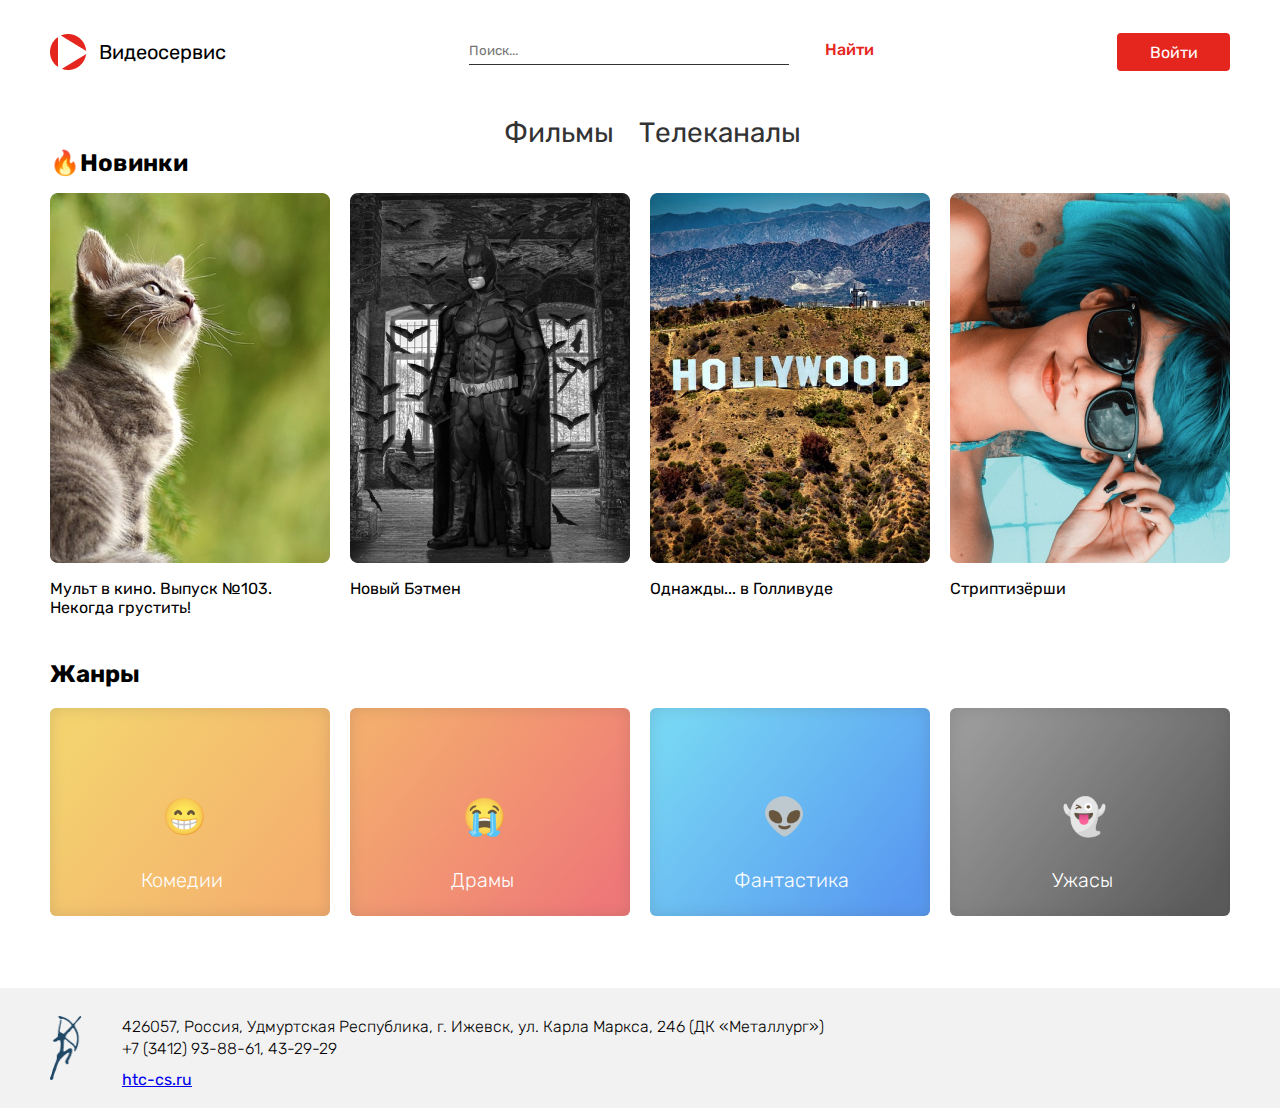
<file: Mike/index.html>
<html lang="ru">
<head>
    <meta charset="UTF-8">
    <meta http-equiv="X-UA-Compatible" content="IE=edge">
    <meta name="viewport" content="width=device-width, initial-scale=1.0">
    <title>Figma</title>
    <link rel="stylesheet" href="css/style.css">
    <link href="
https://fonts.googleapis.com/css2?family=Rubik:wght@300;500&display=swap
" rel="stylesheet">
</head>
<body>
    <div class="wraper">
        <div class="container">
            <header>
                <div class="logo">
                    <img src="img/sign.png" alt="Лого">
                    <p>Видеосервис</p>
                </div>
                <form action="" class="header__form-search">
                    <input class="input1" type="text" placeholder="Поиск...">
                    <input class="button1" type="button" value="Найти">
                </form>
                <form action="">
                    <input class="button2" type="button" value="Войти">
                </form>
            </header>
            <main>
                <nav>
                    <ul>
                      <li><a href="index.html">Фильмы</a></li>
                      <li><a href="index2.html">Телеканалы</a></li>
                    </ul>
                </nav>
                <div class="news">
                    <h2>&#128293;Новинки</h2>
                    <div class="items">
                        <div class="item">
                            <div class="item_img">
                                <div class="item_img-wrapper">
                                    <p>Фильм повествует о череде событий, произошедших в Голливуде в 1969 году, на закате его «золотого века». Известный актер Рик Далтон и его дублер Клифф Бут пытаются найти свое место в стремительно меняющемся мире киноиндустрии.</p>
                                 </div>
                            </div>
                            <p>Мульт в кино. Выпуск №103. Некогда грустить!</p>
                        </div>

                        <div class="item">
                            <div class="item_img1">
                                <div class="item_img-wrapper">
                                    <p>Фильм повествует о череде событий, произошедших в Голливуде в 1969 году, на закате его «золотого века». Известный актер Рик Далтон и его дублер Клифф Бут пытаются найти свое место в стремительно меняющемся мире киноиндустрии.</p>
                                 </div>
                            </div>
                            <p>Новый Бэтмен</p>
                        </div>
                        <div class="item">
                            <div class="item_img2">
                                <div class="item_img-wrapper">
                                    <p>Фильм повествует о череде событий, произошедших в Голливуде в 1969 году, на закате его «золотого века». Известный актер Рик Далтон и его дублер Клифф Бут пытаются найти свое место в стремительно меняющемся мире киноиндустрии.</p>
                                 </div>
                                </div>
                            <p>Однажды... в Голливуде</p>
                        </div>
                        <div class="item">
                            <div class="item_img3">
                                <div class="item_img-wrapper">
                                    <p>Фильм повествует о череде событий, произошедших в Голливуде в 1969 году, на закате его «золотого века». Известный актер Рик Далтон и его дублер Клифф Бут пытаются найти свое место в стремительно меняющемся мире киноиндустрии.</p>
                                 </div>
                                </div>     
                            <p>Стриптизёрши</p>
                        </div>
                    </div>
                </div>
                <div class="ganres">
                    <h2>Жанры</h2>
                    <div class="hovers">
                        <div class="hover grad1">
                            <p class="p_hover">&#128513;</p>
                            <p class="text_hover">Комедии</p>
                        </div>
                        <div class="hover grad2">
                            <p class="p_hover">&#128557;</p>
                            <p class="text_hover">Драмы</p>
                        </div>
                        <div class="hover grad3">
                            <p class="p_hover">&#128125;</p>
                            <p class="text_hover">Фантастика</p>
                        </div>
                        <div class="hover grad4">
                            <p class="p_hover">&#128123;</p>
                            <p class="text_hover">Ужасы</p>
                        </div>
                    </div>
                </div>
            </main>
            <footer>
                <img src="img/htc-cs-logo.png" alt="">
                <div>
                     <p class="p_footer">426057, Россия, Удмуртская Республика, г. Ижевск, ул. Карла Маркса, 246 (ДК «Металлург»)<br>
                        +7 (3412) 93-88-61, 43-29-29
                     </p>
                     <p class="a_footer"><a href="
https://htc-cs.ru
">htc-cs.ru</a></p>
                 </div>
            </footer>
        </div>

    </div>
</body>
</html>
</file>
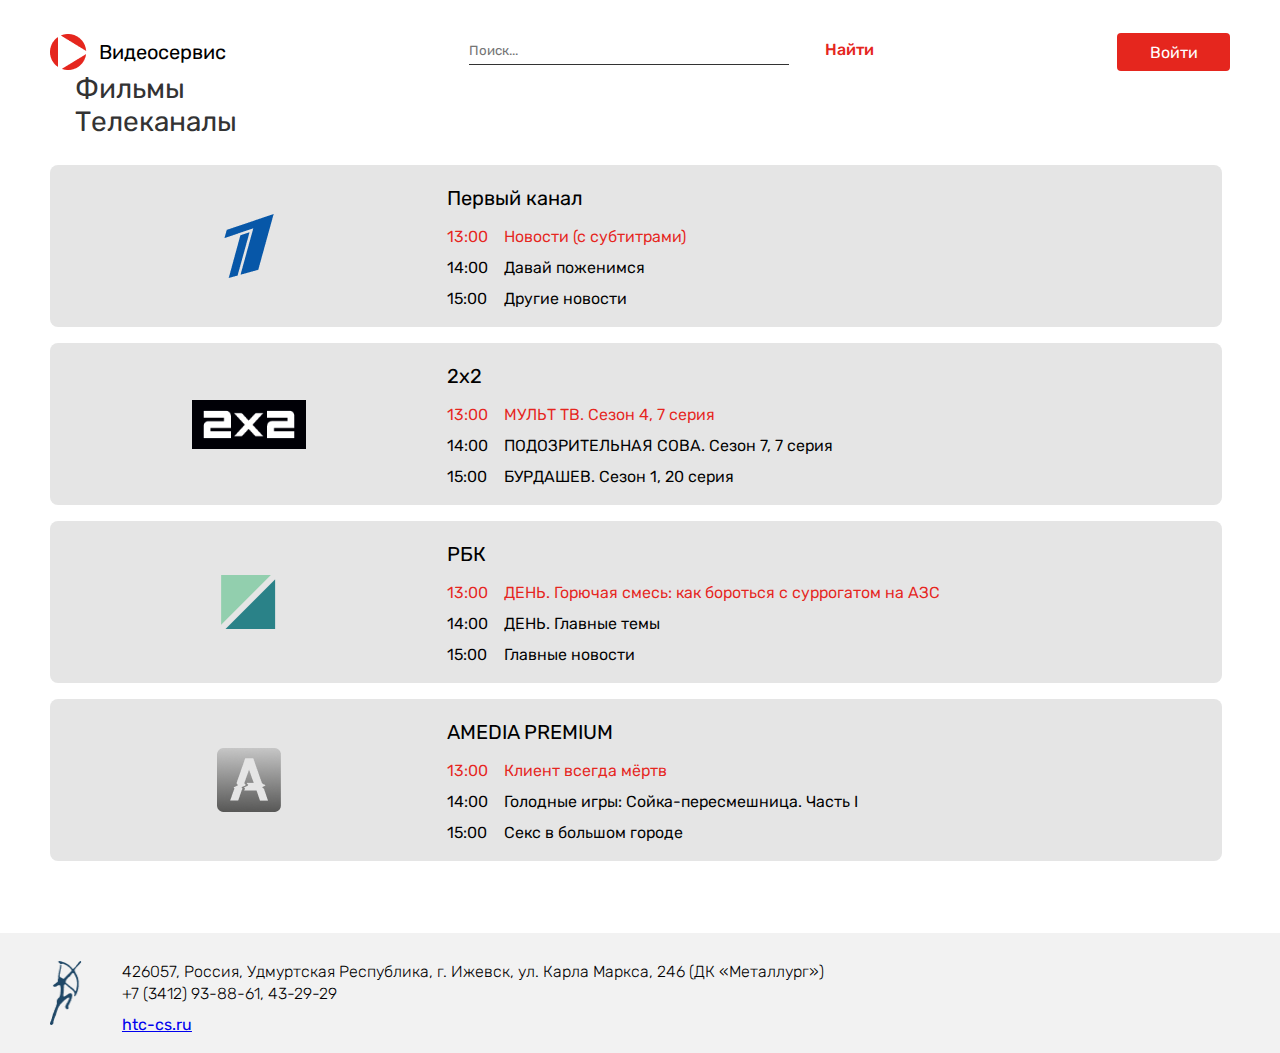
<file: Mike/index2.html>
<html lang="ru">
<head>
    <meta charset="UTF-8">
    <meta http-equiv="X-UA-Compatible" content="IE=edge">
    <meta name="viewport" content="width=device-width, initial-scale=1.0">
    <title>Figma</title>
    <link rel="stylesheet" href="css/style.css">
    <link href="
https://fonts.googleapis.com/css2?family=Rubik:wght@300;500&display=swap
" rel="stylesheet">
</head>
<body>
    <div class="wraper">
        <div class="container">
            <header>
                <div class="logo">
                    <img src="img/sign.png" alt="Лого">
                    <p>Видеосервис</p>
                </div>
                <form action="" class="header__form-search">
                    <input class="input1" type="text" placeholder="Поиск...">
                    <input class="button1" type="button" value="Найти">
                </form>
                <form action="">
                    <input class="button2" type="button" value="Войти">
                </form>
            </header>
            <main>
                <nav>
                    <li><a href="index.html">Фильмы</a></li>
                    <li><a href="index2.html">Телеканалы</a></li>
                </nav>
                <div class="tvprograms">
                    <div class="tvprograms__item">
                        <div class="tvprograms__item-logo">
                            <img src="img/tvfirst.png" alt="logo_1tv">
                        </div>
                        <div class="tvprograms__item-spisok">
                            <p>Первый канал</p>
                            <div class="time_name">
                                <div class="time">
                                    <p>13:00</p>
                                    <p>14:00</p>
                                    <p>15:00</p>
                                </div>
                                <div class="name">
                                    <p>Новости (с субтитрами)</p>
                                    <p>Давай поженимся</p>
                                    <p>Другие новости</p>
                                </div>
                            </div>
                        </div>
                    </div>

                    <div class="tvprograms__item">
                        <div class="tvprograms__item-logo">
                            <img src="img/2x2.png" alt="logo_1tv">
                        </div>
                        <div class="tvprograms__item-spisok">
                            <p>2x2</p>
                            <div class="time_name">
                                <div class="time">
                                    <p>13:00</p>
                                    <p>14:00</p>
                                    <p>15:00</p>
                                </div>
                                <div class="name">
                                    <p>МУЛЬТ ТВ. Сезон 4, 7 серия</p>
                                    <p>ПОДОЗРИТЕЛЬНАЯ СОВА. Сезон 7, 7 серия</p>
                                    <p>БУРДАШЕВ. Сезон 1, 20 серия</p>
                                </div>
                            </div>
                        </div>
                    </div>

                    <div class="tvprograms__item">
                        <div class="tvprograms__item-logo">
                            <img src="img/rbk.png" alt="logo_1tv">
                        </div>
                        <div class="tvprograms__item-spisok">
                            <p>РБК</p>
                            <div class="time_name">
                                <div class="time">
                                    <p>13:00</p>
                                    <p>14:00</p>
                                    <p>15:00</p>
                                </div>
                                <div class="name">
                                    <p>ДЕНЬ. Горючая смесь: как бороться с суррогатом на АЗС</p>
                                    <p>ДЕНЬ. Главные темы</p>
                                    <p>Главные новости</p>
                                </div>
                            </div>
                        </div>
                    </div>

                    <div class="tvprograms__item">
                        <div class="tvprograms__item-logo">
                            <img src="img/Amedia.png" alt="logo_1tv">
                        </div>
                        <div class="tvprograms__item-spisok">
                            <p>AMEDIA PREMIUM</p>
                            <div class="time_name">
                                <div class="time">
                                    <p>13:00</p>
                                    <p>14:00</p>
                                    <p>15:00</p>
                                </div>
                                <div class="name">
                                    <p>Клиент всегда мёртв</p>
                                    <p>Голодные игры: Сойка-пересмешница. Часть I</p>
                                    <p>Секс в большом городе</p>
                                </div>
                            </div>
                        </div>
                    </div>

                    <div class="tvprograms__item">
                        <div class="tvprograms__item-logo">
                            <img src="img/Amedia.png" alt="logo_1tv">
                        </div>
                        <div class="tvprograms__item-spisok">
                            <p>AMEDIA PREMIUM</p>
                            <div class="time_name">
                                <div class="time">
                                    <p>13:00</p>
                                    <p>14:00</p>
                                    <p>15:00</p>
                                </div>
                                <div class="name">
                                    <p>Клиент всегда мёртв</p>
                                    <p>Голодные игры: Сойка-пересмешница. Часть I</p>
                                    <p>Секс в большом городе</p>
                                </div>
                            </div>
                        </div>
                    </div>

                    <div class="tvprograms__item">
                        <div class="tvprograms__item-logo">
                            <img src="img/Amedia.png" alt="logo_1tv">
                        </div>
                        <div class="tvprograms__item-spisok">
                            <p>AMEDIA PREMIUM</p>
                            <div class="time_name">
                                <div class="time">
                                    <p>13:00</p>
                                    <p>14:00</p>
                                    <p>15:00</p>
                                </div>
                                <div class="name">
                                    <p>Клиент всегда мёртв</p>
                                    <p>Голодные игры: Сойка-пересмешница. Часть I</p>
                                    <p>Секс в большом городе</p>
                                </div>
                            </div>
                        </div>
                    </div>
                </div>
            </main>
            <footer>
                <img src="img/htc-cs-logo.png" alt="">
                <div>
                     <p class="p_footer">426057, Россия, Удмуртская Республика, г. Ижевск, ул. Карла Маркса, 246 (ДК «Металлург»)<br>
                        +7 (3412) 93-88-61, 43-29-29
                     </p>
                     <p class="a_footer"><a href="
https://htc-cs.ru
">htc-cs.ru</a></p>
                 </div>
            </footer>
        </div>

    </div>
</body>
</html>
</file>
<file: Mike/css/style.css>
* {
    padding: 0px;
    margin: 0px;
    font-family: 'Rubik', sans-serif;
}

.wraper {
    overflow: hidden;
    display: flex;
    justify-content: center;
    max-width: 100vw;
}

.container {
    width: 1180px;
}

header {
    height: 40px;
    margin-top: 32px;
    display: flex;
    flex-direction: row;
    justify-content: space-between;
    align-items: center;
}



.logo {
    display: flex;
    align-items: center;
}

.logo p {
    font-size: 20px;
    margin-left: 11.88px;
}

.input1 {
    border: none;
    border-bottom: 1px solid #333333;
    width: 320px;
    padding-bottom: 6px;
}

.input1:focus {
    outline: none;
}

.button1 {
    color: #E5261E;
    border: none;
    font-size: 16px;
    margin-left: 32px;
    background: none;
    font-weight: 500;
}

.button2 {
    width: 113px;
    height: 38px;
    background-color: #E5261E;
    color: white;
    font-size: 16px;
    border-radius: 4px;
    border: none;
}

.button2:hover {
    background-color: #CC221B;
}

/*main {
    height: 952px;
}*/

nav ul {
    margin-top: 44px;
    display: flex;
    flex-direction: row;
    justify-content: center;
}

nav li {
    list-style-type: none;
    margin-left: 25px;
}

nav a {
    text-decoration: none;
    color: #333333;
    font-size: 28px;
}

nav a:hover {
    color: #E5261E;
    padding-bottom: 9px;
    border-bottom: 2px solid #E5261E;
}

/*Первая страница начало*/
.item {
    width: 280px;
}

.item p{
    margin-top: 16px;
}

.item_img{ /*картинка в галерее новинки*/
    position: relative;
    background: url("../img/img1.png") no-repeat center;
    height: 370px;
}

.item_img1{ /*картинка в галерее новинки*/
    position: relative;
    background: url("../img/img2.png") no-repeat center;
    height: 370px;
}

.item_img2{ /*картинка в галерее новинки*/
    position: relative;
    background: url("../img/img3.png") no-repeat center;
    height: 370px;
}

.item_img3{ /*картинка в галерее новинки*/
    position: relative;
    background: url("../img/img4.png") no-repeat center;
    height: 370px;
}

/*Оформляем ховер начало*/
.item_img-wrapper{
	position:absolute;
	top:0px;
	left:0px;
	width:100%;
	height:100%;
	background-color: rgba(51, 51, 51, 0.8);
	border-radius: 8px;
    opacity: 0;
}

.item_img-wrapper p{
	position:absolute;
	width: 248px;
	height:338px;
	left:50%;
	transform: translate(-50%, 0%);
	z-index:1;
	color: #F2F2F2;
	padding:16px;
	font-size: 16px;
	line-height: 140%;
	text-align:left;
    font-weight: 380;
}

.item_img:hover .item_img-wrapper,
.item_img1:hover .item_img-wrapper,
.item_img2:hover .item_img-wrapper,
.item_img3:hover .item_img-wrapper{
	opacity:1;
}

/*Оформляем ховер конец*/


.news h2 {
    margin-bottom: 16px;
}

.items {
    display: flex;
    flex-direction: row;
    justify-content: space-between;
}

.hovers {
    display: flex;
    flex-direction: row;
    justify-content: space-between;
}

.ganres {
    padding-top: 43px;
}

.ganres h2  {
    margin-bottom: 20px;
}

.hover{
    width: 280px;
    height: 208px;
    border-radius: 6px;
    color: white;
    position: relative;
}

.grad1 {
    background: linear-gradient(127.83deg, #F2C94C 8.44%, #F29A4A 91.36%);
    box-shadow: inset 0px 0px 16px rgba(0, 0, 0, 0.15);
    opacity: 0.8;
    border-radius: 6px;   
}

.grad1:hover {
    background: linear-gradient(127.83deg, #F2C94C 8.44%, #F29A4A 91.36%);
    box-shadow: inset 0px 0px 16px rgba(0, 0, 0, 0.15);
    opacity: 1;
    border-radius: 6px;   
}

.grad2 {
    background: linear-gradient(127.83deg, #F2994A 8.44%, #EB5757 91.36%);
opacity: 0.8;
box-shadow: inset 0px 0px 16px rgba(0, 0, 0, 0.15);
border-radius: 6px;    
}

.grad2:hover {
    background: linear-gradient(127.83deg, #F2994A 8.44%, #EB5757 91.36%);
opacity: 1;
box-shadow: inset 0px 0px 16px rgba(0, 0, 0, 0.15);
border-radius: 6px;    
}

.grad3 {
    background: linear-gradient(127.83deg, #56CCF2 8.44%, #2F80ED 91.36%);
opacity: 0.8;
box-shadow: inset 0px 0px 16px rgba(0, 0, 0, 0.15);
border-radius: 6px;    
}

.grad3:hover {
    background: linear-gradient(127.83deg, #56CCF2 8.44%, #2F80ED 91.36%);
opacity: 1;
box-shadow: inset 0px 0px 16px rgba(0, 0, 0, 0.15);
border-radius: 6px;    
}

.grad4 {
    background: linear-gradient(127.83deg, #828282 8.44%, #333333 91.36%);
opacity: 0.8;
box-shadow: inset 0px 0px 16px rgba(0, 0, 0, 0.15);
border-radius: 6px;
}

.grad4:hover {
    background: linear-gradient(127.83deg, #828282 8.44%, #333333 91.36%);
opacity: 1;
box-shadow: inset 0px 0px 16px rgba(0, 0, 0, 0.15);
border-radius: 6px;
}

.p_hover {
position: absolute;
left: 36%;
right: 40%;
top: 38.46%;
bottom: 38.46%;
font-family: Rubik;
font-style: normal;
font-weight: normal;
font-size: 36px;
line-height: 57px;
text-align: center;
color: #FFFFFF;
}

.text_hover {
position: absolute;
left: 30%;
right: 35.5%;
top: 76.92%;
bottom: 11.54%;
font-family: Rubik;
font-style: normal;
font-weight: 300;
font-size: 20px;
line-height: 24px;
text-align: center;
color: #FFFFFF;
}

/*первая страница окончание*/

/*вторая страница начало*/

.tvprograms{
    height: 696px;
    margin-top: 27px;
    overflow-y: scroll;
    padding-right: 8px;
    /*display: none;*/
}

.tvprograms__item{
    height: 162px;
    background: #E5E5E5;
    border-radius: 8px;
    display: flex;
    flex-direction: row;
    margin-bottom: 16px;
}

.tvprograms__item:last-child{
    margin-bottom: 0px;
}

.tvprograms__item-logo{
    width: 33.9%;
    display: flex;
    justify-content: center;
    align-items: center;
}

/*.tvprograms__item-logo img{
    width: 49.23px;
    height: 64px;
}*/

.tvprograms__item-spisok{
    width: 66.1%;
    display: flex;
    flex-direction: column;
    margin-top: 21px;
}

.tvprograms__item-spisok p{
font-size: 20px;

}

.time_name{
    display: flex;
    flex-direction: row;
    margin-top: 17px;
}

.name{
    margin-left: 16px;
}

.time p, 
.name p{
    font-size: 16px;
    font-weight: 380;
    margin-bottom: 12px;
}

.time p:first-child, 
.name p:first-child{
color:#E5261E;
}
/*Меняем вид скролла начало*/

.tvprograms::-webkit-scrollbar {
    width: 8px;
    }
    
    .tvprograms::-webkit-scrollbar-thumb {
    background-color: #BDBDBD;
    border-radius:2px;
    border: 2px solid #F2F2F2;
    }
    
    .tvprograms::-webkit-scrollbar-track{
        background: #F2F2F2;
        border-radius:2px;
    }
    /*Меняем вид скролла конец*/
    

/*вторая страница конец*/

footer {
    position: relative;
    height: 120px;
    display: flex;
    justify-content: start;
    background: #F2F2F2;
    margin-top: 72px;
}

.p_footer {
font-weight: 300;
font-size: 16px;
line-height: 19px;
margin-top: 28px;
line-height: 22px;
}

footer img {
    width: 31.99px;
height: 64px;
margin-right: 39.98px;
margin-top: 28px;
}

.a_footer {
    color: #1F4766;
    margin-top: 10px;
    }

footer:before, footer:after {
    position: absolute;
    top: 0px;
    bottom: 0px;
    content:  '' ;
    background-color: #f2f2f2;
    width: 100%;
}

footer:before {
    right: 100%
}

footer:after {
    left: 100%;
} 


@media (max-width: 1200px) {
    header{
        height: 200px;
        flex-direction: column;
       align-content: space-between;
    
    }
    /*.input1,
    .button1{
        display: block;
    }*/

    .header__form-search {
        display: flex;
        flex-direction: column;
    }

    .button1{
        margin: 20px 0px 0px 0px;
    }

    nav ul{
        display: flex;
        flex-direction: column;
        justify-content: center;
    }

    nav li {
        margin: 0px;
        text-align: center;
        margin-top: 20px;
    }

   /* .items {
        flex-direction: column;
        justify-content: center;
        text-align: center;
        margin: 0;
    }

    .news h2 {
        text-align: center;
        margin-top: 20px;
    }

    .item {
        display: flex;
        flex-direction: column;
        justify-content: center;
        margin-top: 20px;
    }

    main {
        width: 400px;
        display: flex;
        flex-direction: column;
        justify-content: center;
    
    } */

    .news{
        display: flex;
       flex-direction: column;
        
      justify-content: center;
    }
    .news h2 {
        text-align: center;
        margin-top: 50px;
    }

    .items,
    .hovers,
    .ganres {
        display: flex;
       flex-direction: column;
        align-items: center;
        margin: 0;
    }

    .item {
        margin-top: 50px;
    }

    .item:first-child{
        margin-top: 0px;
    }

    .hovers{
        height: calc(208px * 4 + 60px);
        align-content: space-between;
    }

    footer{
        height: 100%;
        display: flex;
        flex-direction: column;
        align-items: center;
    }
    footer img{
        margin-right: 0px;
    }

    footer div p{
    text-align: center;
    }
    footer div p:last-child{
        margin-bottom: 30px;
    }

  }

  @media (max-width: 768px) {
    .tvprograms{
       height: auto;
       overflow-y: visible;
    }

    .time_name{ 
        display: flex;
        justify-content: center;
        align-items: center;
    }

    .tvprograms__item{
        
        flex-direction: column;
       
        align-items: center;
        height: auto;
    }
    .tvprograms__item-spisok{
        height: auto;
        display: flex;
        
        align-items: center;
    }

    .time_name p{
        height: 40px;
    }

    .tvprograms__item-logo{
        margin-top: 20px;
    }
}

  @media (max-width: 320px) {
     .input1{
        width: 260px;
     }

     .time_name p{
        height: 80px;
    }
  }
</file>
